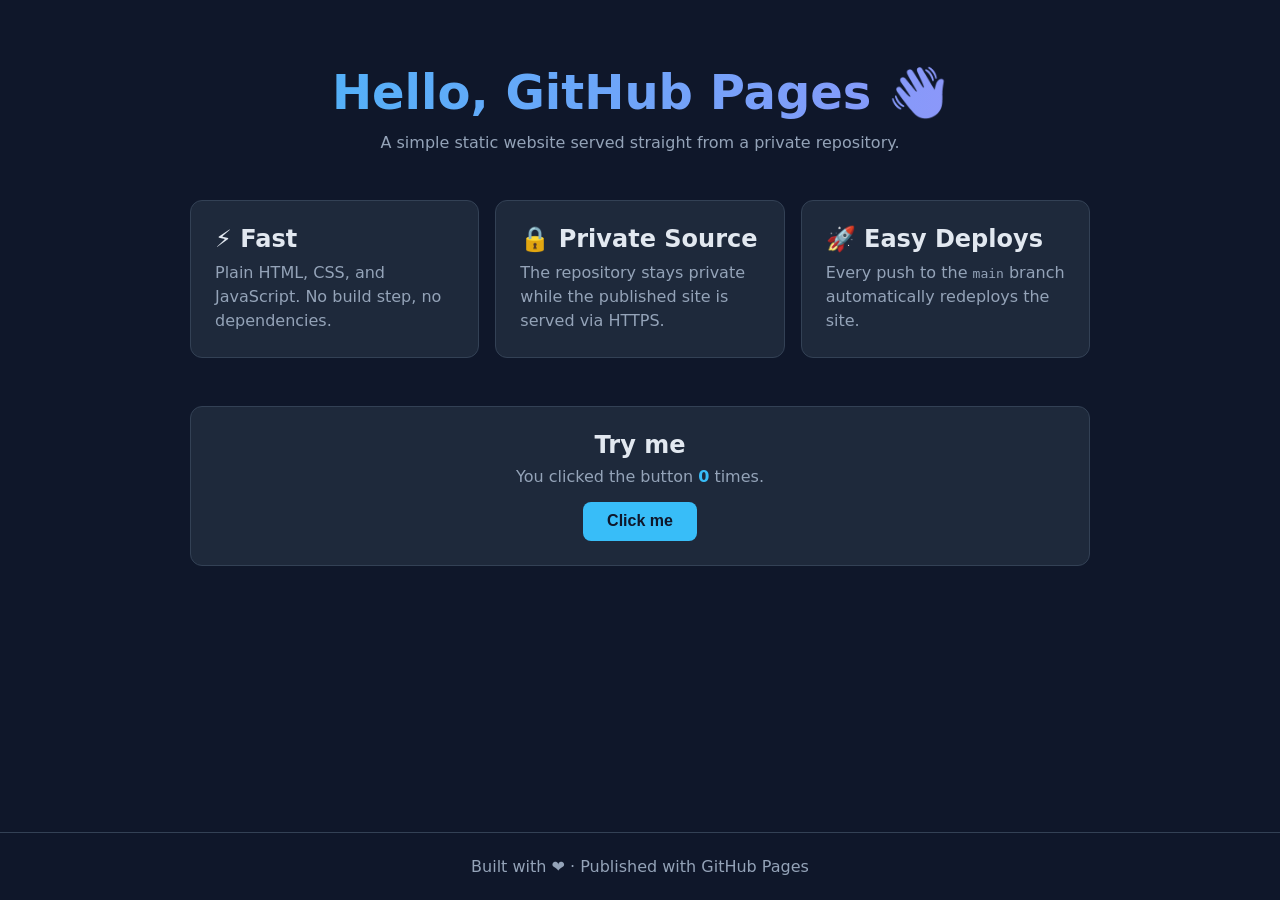
<file: index.html>
<!DOCTYPE html>
<html lang="en">
<head>
  <meta charset="UTF-8" />
  <meta name="viewport" content="width=device-width, initial-scale=1.0" />
  <meta name="description" content="An example static website published with GitHub Pages." />
  <title>Example Static Site</title>
  <link rel="stylesheet" href="styles.css" />
</head>
<body>
  <header>
    <h1>Hello, GitHub Pages 👋</h1>
    <p class="tagline">A simple static website served straight from a private repository.</p>
  </header>

  <main>
    <section class="features">
      <article class="card">
        <h2>⚡ Fast</h2>
        <p>Plain HTML, CSS, and JavaScript. No build step, no dependencies.</p>
      </article>
      <article class="card">
        <h2>🔒 Private Source</h2>
        <p>The repository stays private while the published site is served via HTTPS.</p>
      </article>
      <article class="card">
        <h2>🚀 Easy Deploys</h2>
        <p>Every push to the <code>main</code> branch automatically redeploys the site.</p>
      </article>
    </section>

    <section class="counter">
      <h2>Try me</h2>
      <p>You clicked the button <span id="count">0</span> times.</p>
      <button id="btn">Click me</button>
    </section>
  </main>

  <footer>
    <p>Built with ❤️ · Published with GitHub Pages</p>
  </footer>

  <script src="script.js"></script>
</body>
</html>
</file>
<file: styles.css>
:root {
  --bg: #0f172a;
  --surface: #1e293b;
  --text: #e2e8f0;
  --muted: #94a3b8;
  --accent: #38bdf8;
}

* { box-sizing: border-box; margin: 0; padding: 0; }

body {
  font-family: system-ui, -apple-system, "Segoe UI", Roboto, sans-serif;
  background: var(--bg);
  color: var(--text);
  min-height: 100vh;
  display: flex;
  flex-direction: column;
}

header {
  text-align: center;
  padding: 4rem 1.5rem 2rem;
}

header h1 {
  font-size: clamp(1.8rem, 5vw, 3rem);
  background: linear-gradient(90deg, var(--accent), #a78bfa);
  -webkit-background-clip: text;
  background-clip: text;
  color: transparent;
}

.tagline { color: var(--muted); margin-top: 0.75rem; }

main {
  flex: 1;
  width: min(900px, 100% - 3rem);
  margin: 0 auto;
  padding: 1rem 0 3rem;
}

.features {
  display: grid;
  grid-template-columns: repeat(auto-fit, minmax(220px, 1fr));
  gap: 1rem;
}

.card {
  background: var(--surface);
  border: 1px solid #334155;
  border-radius: 12px;
  padding: 1.5rem;
}

.card h2 { margin-bottom: 0.5rem; }
.card p { color: var(--muted); line-height: 1.5; }

.counter {
  margin-top: 3rem;
  background: var(--surface);
  border: 1px solid #334155;
  border-radius: 12px;
  padding: 1.5rem;
  text-align: center;
}

.counter p { color: var(--muted); margin: 0.5rem 0 1rem; }

#count { color: var(--accent); font-weight: 700; }

button {
  background: var(--accent);
  color: #0f172a;
  border: none;
  border-radius: 8px;
  padding: 0.65rem 1.5rem;
  font-size: 1rem;
  font-weight: 600;
  cursor: pointer;
  transition: transform 0.1s ease, filter 0.1s ease;
}

button:hover { filter: brightness(1.1); }
button:active { transform: scale(0.97); }

footer {
  text-align: center;
  color: var(--muted);
  padding: 1.5rem;
  border-top: 1px solid #334155;
}
</file>
